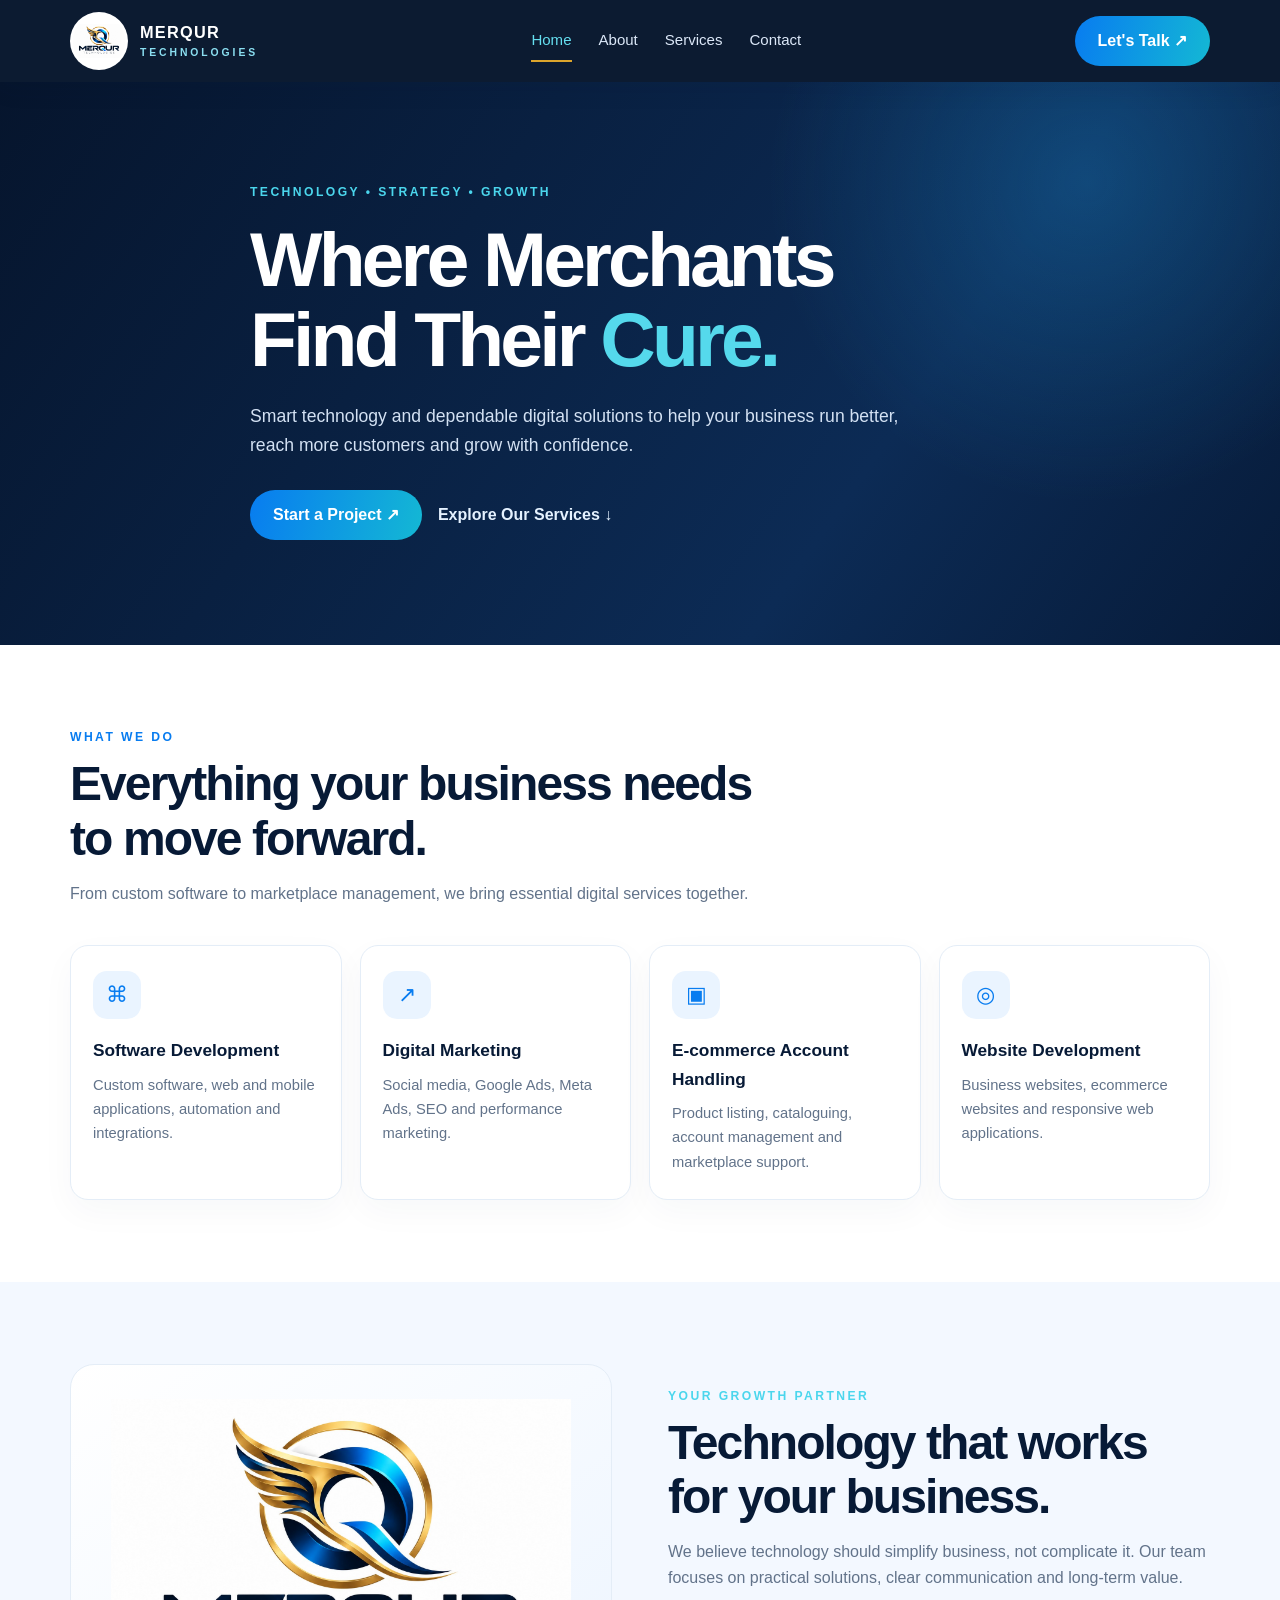
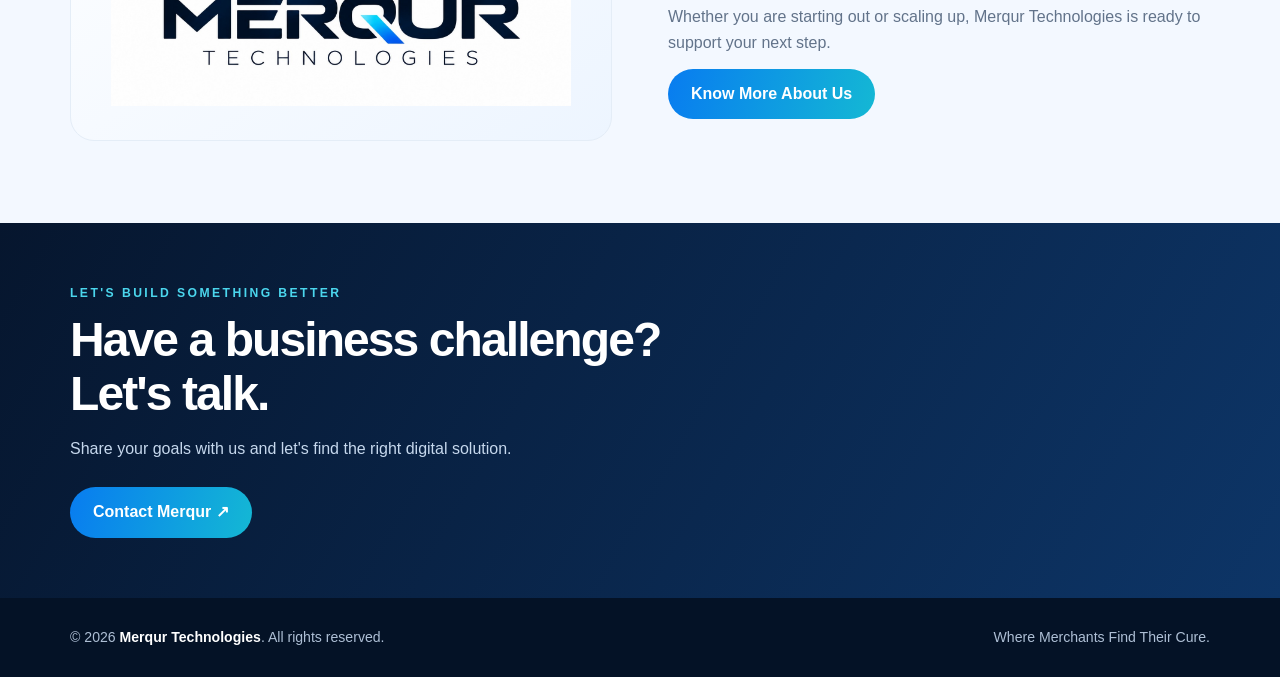
<file: index.html>
<!DOCTYPE html><html lang="en"><head><meta charset="UTF-8"><meta name="viewport" content="width=device-width, initial-scale=1.0"><meta name="description" content="Merqur Technologies - Software Development, Digital Marketing, Ecommerce Account Handling and Website Development."><title>Home | Merqur Technologies</title><link rel="stylesheet" href="styles.css"></head><body><header><div class="container nav">
<a class="brand" href="index.html"><img src="assets/merqur-logo.png" alt="Merqur Technologies logo"><span>MERQUR<small>TECHNOLOGIES</small></span></a>
<nav aria-label="Main navigation">
<a href="index.html" class="active">Home</a><a href="about.html" class="">About</a><a href="services.html" class="">Services</a><a href="contact.html" class="">Contact</a>
</nav><a class="cta" href="contact.html">Let's Talk ↗</a></div></header><main>
<section class="hero"><div class="container hero-inner"><div class="kicker">Technology • Strategy • Growth</div>
<h1>Where Merchants<br>Find Their <em>Cure.</em></h1>
<p>Smart technology and dependable digital solutions to help your business run better, reach more customers and grow with confidence.</p>
<div class="actions"><a class="btn" href="contact.html">Start a Project ↗</a><a class="link" href="services.html">Explore Our Services ↓</a></div></div></section>
<section class="section"><div class="container"><div class="section-head"><div class="kicker">What we do</div><h2>Everything your business needs to move forward.</h2><p>From custom software to marketplace management, we bring essential digital services together.</p></div>
<div class="grid">
<article class="tile"><div class="symbol">⌘</div><h3>Software Development</h3><p>Custom software, web and mobile applications, automation and integrations.</p></article>
<article class="tile"><div class="symbol">↗</div><h3>Digital Marketing</h3><p>Social media, Google Ads, Meta Ads, SEO and performance marketing.</p></article>
<article class="tile"><div class="symbol">▣</div><h3>E-commerce Account Handling</h3><p>Product listing, cataloguing, account management and marketplace support.</p></article>
<article class="tile"><div class="symbol">◎</div><h3>Website Development</h3><p>Business websites, ecommerce websites and responsive web applications.</p></article>
</div></div></section>
<section class="section soft"><div class="container two-col"><div class="logo-panel"><img src="assets/merqur-logo.png" alt="Merqur Technologies emblem and logo"></div><div class="copy"><div class="kicker">Your growth partner</div><h2>Technology that works for your business.</h2><p>We believe technology should simplify business, not complicate it. Our team focuses on practical solutions, clear communication and long-term value.</p><p>Whether you are starting out or scaling up, Merqur Technologies is ready to support your next step.</p><a class="btn" href="about.html">Know More About Us</a></div></div></section>
<section class="banner"><div class="container"><div class="kicker">Let's build something better</div><h2>Have a business challenge? Let's talk.</h2><p>Share your goals with us and let's find the right digital solution.</p><a class="btn" href="contact.html">Contact Merqur ↗</a></div></section>
</main><footer><div class="container footer-row"><div>© <span id="year">2026</span> <strong>Merqur Technologies</strong>. All rights reserved.</div><div>Where Merchants Find Their Cure.</div></div></footer><script>document.getElementById('year').textContent=new Date().getFullYear();</script></body></html>
</file>
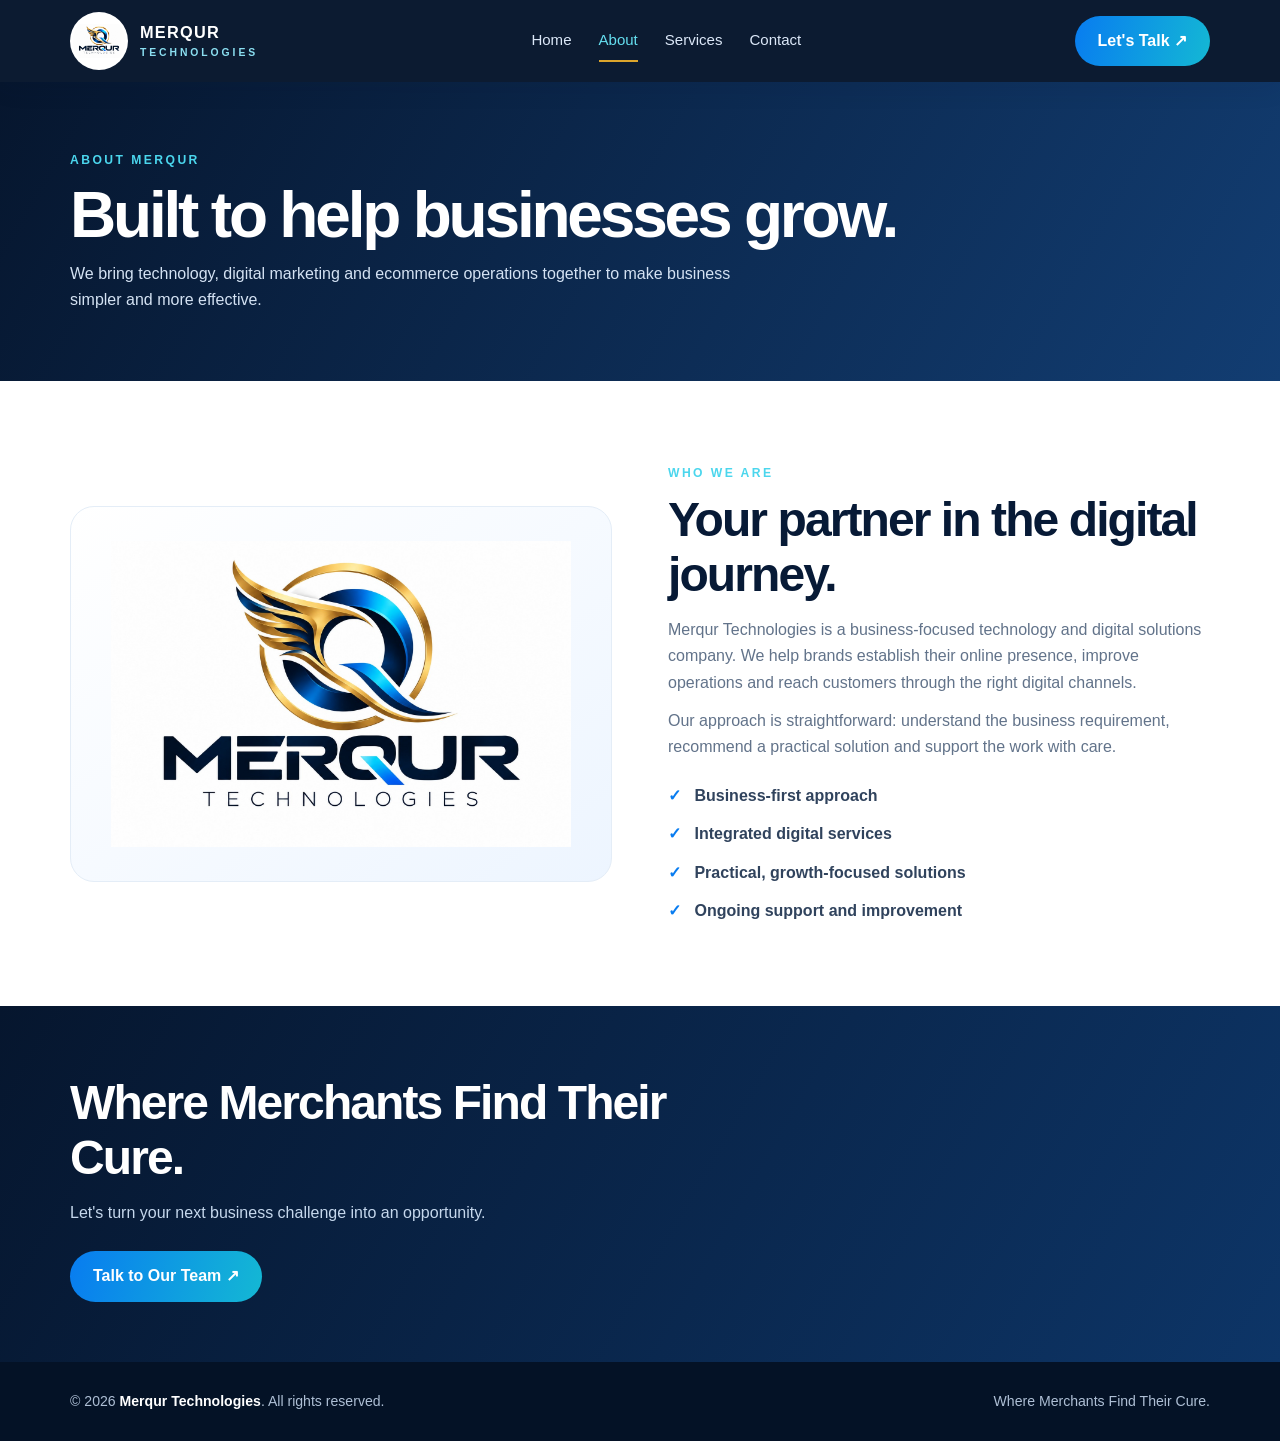
<file: about.html>
<!DOCTYPE html><html lang="en"><head><meta charset="UTF-8"><meta name="viewport" content="width=device-width, initial-scale=1.0"><meta name="description" content="Merqur Technologies - Software Development, Digital Marketing, Ecommerce Account Handling and Website Development."><title>About | Merqur Technologies</title><link rel="stylesheet" href="styles.css"></head><body><header><div class="container nav">
<a class="brand" href="index.html"><img src="assets/merqur-logo.png" alt="Merqur Technologies logo"><span>MERQUR<small>TECHNOLOGIES</small></span></a>
<nav aria-label="Main navigation">
<a href="index.html" class="">Home</a><a href="about.html" class="active">About</a><a href="services.html" class="">Services</a><a href="contact.html" class="">Contact</a>
</nav><a class="cta" href="contact.html">Let's Talk ↗</a></div></header><main>
<section class="page-hero"><div class="container"><div class="kicker">About Merqur</div><h1>Built to help businesses grow.</h1><p>We bring technology, digital marketing and ecommerce operations together to make business simpler and more effective.</p></div></section>
<section class="section"><div class="container two-col"><div class="logo-panel"><img src="assets/merqur-logo.png" alt="Merqur Technologies logo"></div><div class="copy"><div class="kicker">Who we are</div><h2>Your partner in the digital journey.</h2><p>Merqur Technologies is a business-focused technology and digital solutions company. We help brands establish their online presence, improve operations and reach customers through the right digital channels.</p><p>Our approach is straightforward: understand the business requirement, recommend a practical solution and support the work with care.</p><div class="checks"><div><span>✓</span> Business-first approach</div><div><span>✓</span> Integrated digital services</div><div><span>✓</span> Practical, growth-focused solutions</div><div><span>✓</span> Ongoing support and improvement</div></div></div></div></section>
<section class="banner"><div class="container"><h2>Where Merchants Find Their Cure.</h2><p>Let's turn your next business challenge into an opportunity.</p><a class="btn" href="contact.html">Talk to Our Team ↗</a></div></section>
</main><footer><div class="container footer-row"><div>© <span id="year">2026</span> <strong>Merqur Technologies</strong>. All rights reserved.</div><div>Where Merchants Find Their Cure.</div></div></footer><script>document.getElementById('year').textContent=new Date().getFullYear();</script></body></html>
</file>
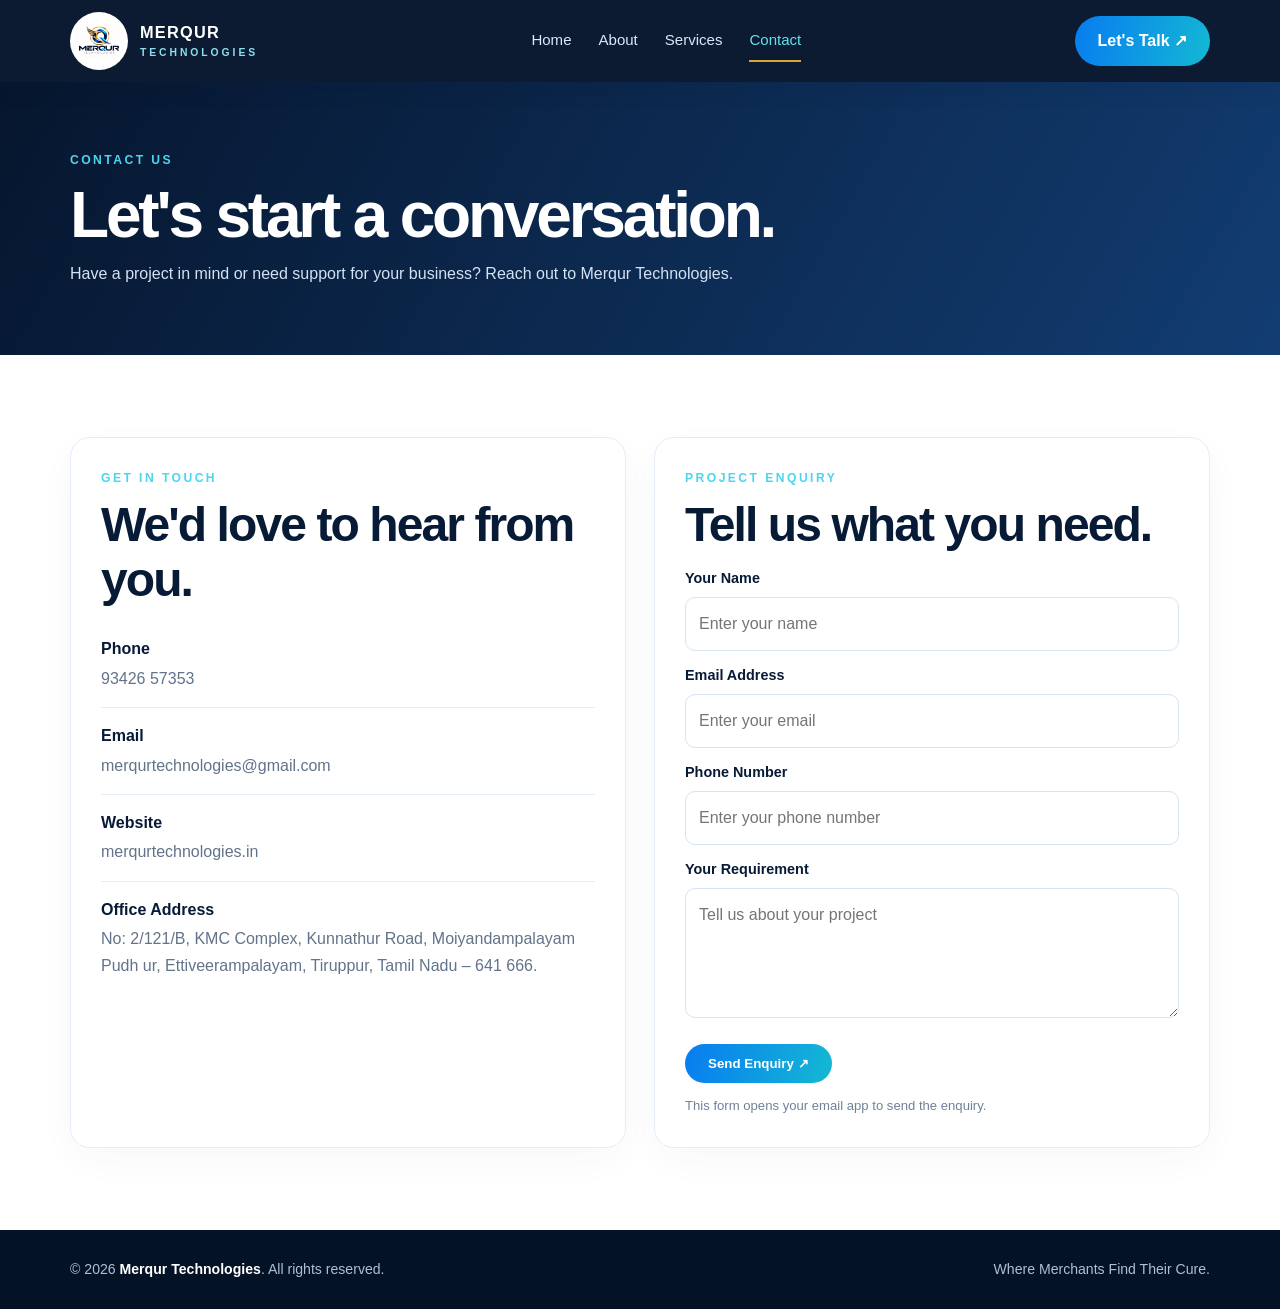
<file: contact.html>
<!DOCTYPE html><html lang="en"><head><meta charset="UTF-8"><meta name="viewport" content="width=device-width, initial-scale=1.0"><meta name="description" content="Merqur Technologies - Software Development, Digital Marketing, Ecommerce Account Handling and Website Development."><title>Contact | Merqur Technologies</title><link rel="stylesheet" href="styles.css"></head><body><header><div class="container nav">
<a class="brand" href="index.html"><img src="assets/merqur-logo.png" alt="Merqur Technologies logo"><span>MERQUR<small>TECHNOLOGIES</small></span></a>
<nav aria-label="Main navigation">
<a href="index.html" class="">Home</a><a href="about.html" class="">About</a><a href="services.html" class="">Services</a><a href="contact.html" class="active">Contact</a>
</nav><a class="cta" href="contact.html">Let's Talk ↗</a></div></header><main>
<section class="page-hero"><div class="container"><div class="kicker">Contact Us</div><h1>Let's start a conversation.</h1><p>Have a project in mind or need support for your business? Reach out to Merqur Technologies.</p></div></section>
<section class="section"><div class="container contact-grid">
<div class="contact-card"><div class="kicker">Get in touch</div><h2>We'd love to hear from you.</h2>
<div class="contact-item"><strong>Phone</strong><a href="tel:+919342657353">93426 57353</a></div>
<div class="contact-item"><strong>Email</strong><a href="mailto:merqurtechnologies@gmail.com">merqurtechnologies@gmail.com</a></div>
<div class="contact-item"><strong>Website</strong><a href="https://merqurtechnologies.in" target="_blank" rel="noopener">merqurtechnologies.in</a></div>
<div class="contact-item"><strong>Office Address</strong><span>No: 2/121/B, KMC Complex, Kunnathur Road, Moiyandampalayam Pudh ur, Ettiveerampalayam, Tiruppur, Tamil Nadu – 641 666.</span></div>
</div>
<div class="form-card"><div class="kicker">Project enquiry</div><h2>Tell us what you need.</h2><form action="mailto:merqurtechnologies@gmail.com" method="post" enctype="text/plain">
<label for="name">Your Name</label><input id="name" name="Name" required placeholder="Enter your name">
<label for="email">Email Address</label><input id="email" name="Email" type="email" required placeholder="Enter your email">
<label for="phone">Phone Number</label><input id="phone" name="Phone" placeholder="Enter your phone number">
<label for="message">Your Requirement</label><textarea id="message" name="Requirement" required placeholder="Tell us about your project"></textarea>
<button class="btn" type="submit" style="margin-top:18px">Send Enquiry ↗</button></form>
<p style="font-size:.82rem;color:#718198;margin-top:12px">This form opens your email app to send the enquiry.</p></div>
</div></section>
</main><footer><div class="container footer-row"><div>© <span id="year">2026</span> <strong>Merqur Technologies</strong>. All rights reserved.</div><div>Where Merchants Find Their Cure.</div></div></footer><script>document.getElementById('year').textContent=new Date().getFullYear();</script></body></html>
</file>
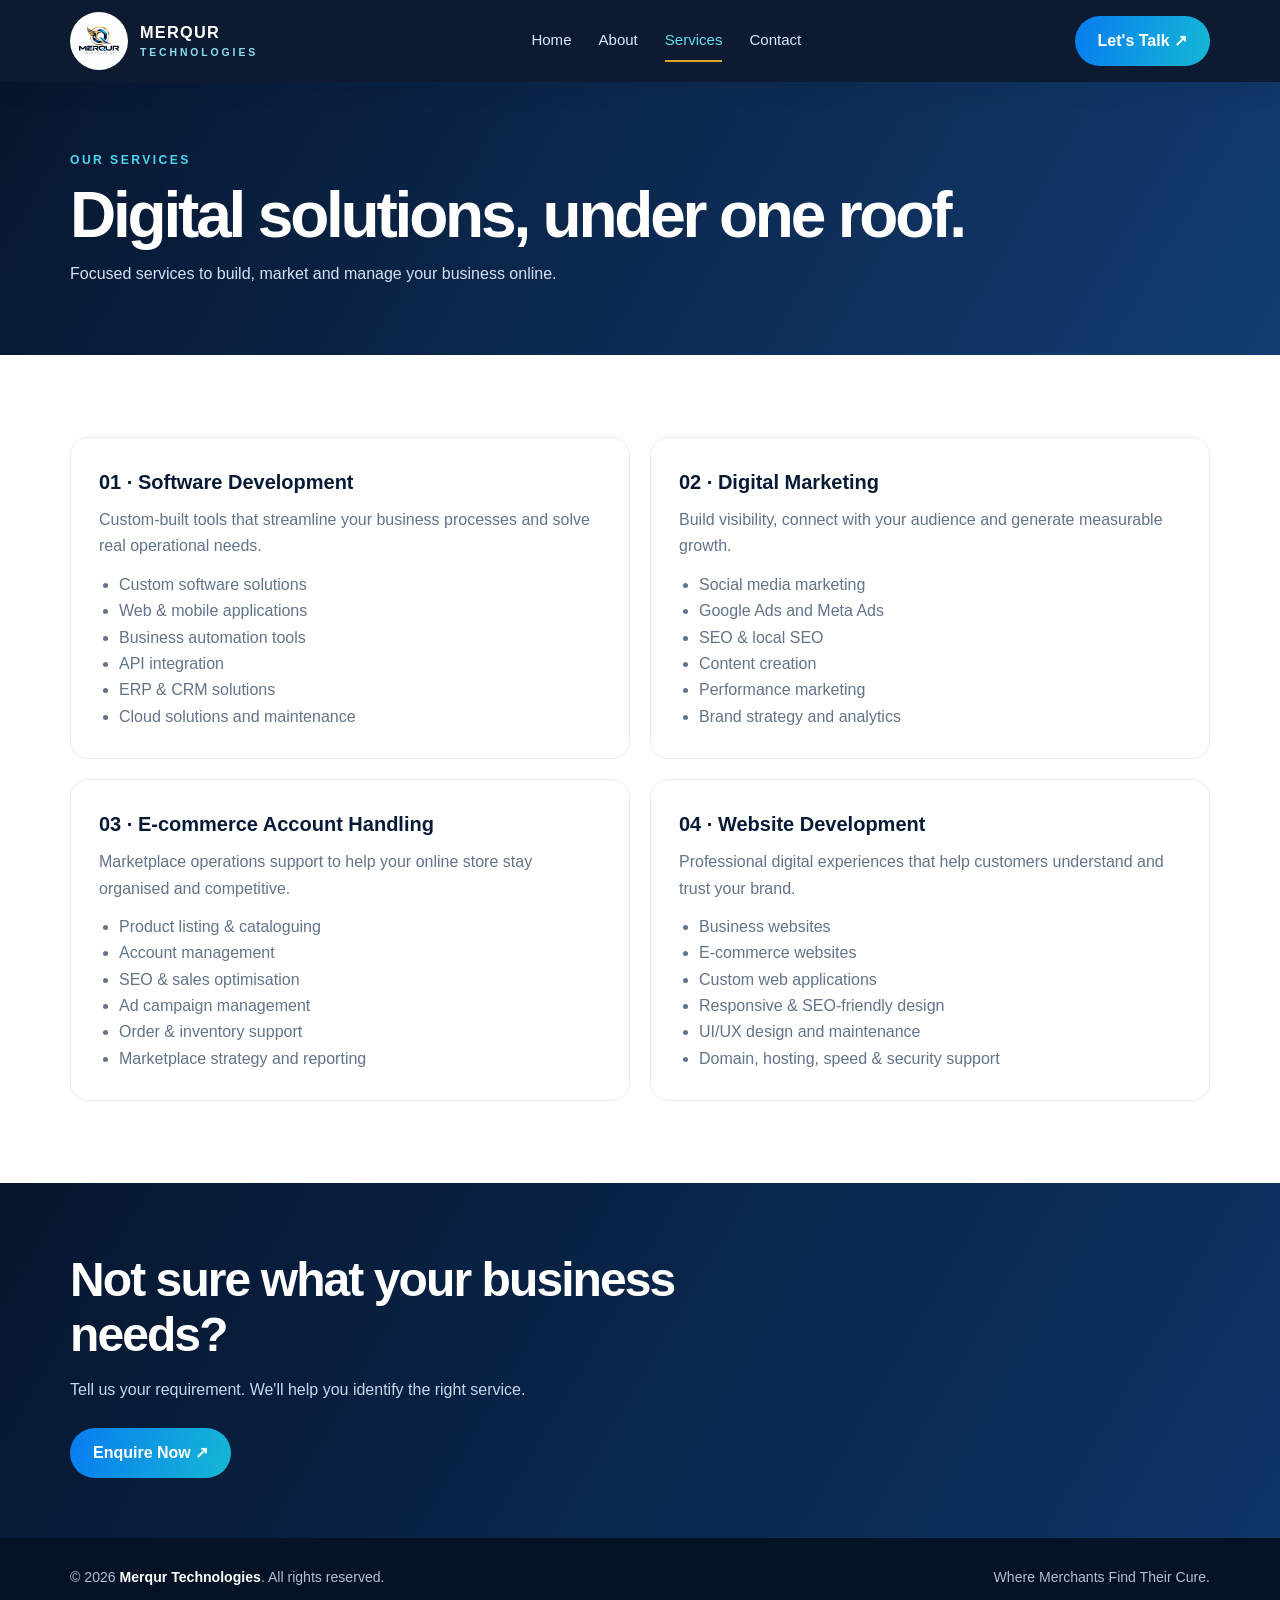
<file: services.html>
<!DOCTYPE html><html lang="en"><head><meta charset="UTF-8"><meta name="viewport" content="width=device-width, initial-scale=1.0"><meta name="description" content="Merqur Technologies - Software Development, Digital Marketing, Ecommerce Account Handling and Website Development."><title>Services | Merqur Technologies</title><link rel="stylesheet" href="styles.css"></head><body><header><div class="container nav">
<a class="brand" href="index.html"><img src="assets/merqur-logo.png" alt="Merqur Technologies logo"><span>MERQUR<small>TECHNOLOGIES</small></span></a>
<nav aria-label="Main navigation">
<a href="index.html" class="">Home</a><a href="about.html" class="">About</a><a href="services.html" class="active">Services</a><a href="contact.html" class="">Contact</a>
</nav><a class="cta" href="contact.html">Let's Talk ↗</a></div></header><main>
<section class="page-hero"><div class="container"><div class="kicker">Our Services</div><h1>Digital solutions, under one roof.</h1><p>Focused services to build, market and manage your business online.</p></div></section>
<section class="section"><div class="container"><div class="service-list">
<article class="service-detail"><h3>01 · Software Development</h3><p>Custom-built tools that streamline your business processes and solve real operational needs.</p><ul><li>Custom software solutions</li><li>Web & mobile applications</li><li>Business automation tools</li><li>API integration</li><li>ERP & CRM solutions</li><li>Cloud solutions and maintenance</li></ul></article>
<article class="service-detail"><h3>02 · Digital Marketing</h3><p>Build visibility, connect with your audience and generate measurable growth.</p><ul><li>Social media marketing</li><li>Google Ads and Meta Ads</li><li>SEO & local SEO</li><li>Content creation</li><li>Performance marketing</li><li>Brand strategy and analytics</li></ul></article>
<article class="service-detail"><h3>03 · E-commerce Account Handling</h3><p>Marketplace operations support to help your online store stay organised and competitive.</p><ul><li>Product listing & cataloguing</li><li>Account management</li><li>SEO & sales optimisation</li><li>Ad campaign management</li><li>Order & inventory support</li><li>Marketplace strategy and reporting</li></ul></article>
<article class="service-detail"><h3>04 · Website Development</h3><p>Professional digital experiences that help customers understand and trust your brand.</p><ul><li>Business websites</li><li>E-commerce websites</li><li>Custom web applications</li><li>Responsive & SEO-friendly design</li><li>UI/UX design and maintenance</li><li>Domain, hosting, speed & security support</li></ul></article>
</div></div></section>
<section class="banner"><div class="container"><h2>Not sure what your business needs?</h2><p>Tell us your requirement. We'll help you identify the right service.</p><a class="btn" href="contact.html">Enquire Now ↗</a></div></section>
</main><footer><div class="container footer-row"><div>© <span id="year">2026</span> <strong>Merqur Technologies</strong>. All rights reserved.</div><div>Where Merchants Find Their Cure.</div></div></footer><script>document.getElementById('year').textContent=new Date().getFullYear();</script></body></html>
</file>
<file: styles.css>
:root{--navy:#071a36;--navy2:#0c2c59;--blue:#087cf0;--cyan:#26c7e7;--gold:#dca52c;--ink:#17263d;--muted:#62738a;--pale:#f3f8ff;--line:#e4edf7}
*{box-sizing:border-box;margin:0;padding:0}
html{scroll-behavior:smooth}
body{font-family:Inter,Arial,sans-serif;color:var(--ink);line-height:1.65;background:#fff}
a{text-decoration:none;color:inherit}
.container{width:min(1140px,calc(100% - 40px));margin:auto}
header{background:rgba(5,20,43,.97);position:sticky;top:0;z-index:20;box-shadow:0 5px 24px #071a3618}
.nav{height:82px;display:flex;align-items:center;justify-content:space-between;gap:24px}
.brand{display:flex;align-items:center;gap:12px;color:#fff;font-weight:800;letter-spacing:.08em}
.brand img{width:58px;height:58px;object-fit:contain;background:#fff;border-radius:50%;padding:3px}
.brand span{font-size:1.02rem;line-height:1.1}
.brand small{display:block;color:#8bdff1;font-size:.65rem;letter-spacing:.28em;margin-top:5px}
nav{display:flex;align-items:center;gap:27px;color:#dce8f8;font-size:.94rem}
nav a{padding:8px 0;border-bottom:2px solid transparent}
nav a:hover,nav a.active{color:#65dff0;border-color:var(--gold)}
.cta,.btn{display:inline-flex;align-items:center;justify-content:center;border:0;border-radius:999px;padding:12px 23px;background:linear-gradient(105deg,var(--blue),#14b8d4);color:white;font-weight:750;cursor:pointer;transition:.2s}
.cta:hover,.btn:hover{transform:translateY(-2px);box-shadow:0 10px 25px #087cf044}
.hero{background:radial-gradient(circle at 85% 18%,#1c91d64a,transparent 27%),linear-gradient(125deg,#06152d,#0c2b55 68%,#071b39);color:white;overflow:hidden}
.hero-inner{padding:100px 0 105px;max-width:780px}
.kicker{font-size:.76rem;text-transform:uppercase;letter-spacing:.2em;color:#4bd6ed;font-weight:800}
h1{font-size:clamp(2.7rem,6vw,5.1rem);line-height:1.04;letter-spacing:-.05em;margin:18px 0 22px}
h1 em{font-style:normal;color:#55d9ec}
.hero p{font-size:1.1rem;color:#d3e1f3;max-width:650px}
.actions{display:flex;gap:16px;align-items:center;flex-wrap:wrap;margin-top:30px}
.link{color:#e5f2ff;font-weight:700}
.section{padding:82px 0}
.section-head{max-width:720px;margin-bottom:38px}
.section-head .kicker{color:var(--blue)}
h2{font-size:clamp(2rem,4vw,3rem);line-height:1.14;letter-spacing:-.04em;color:var(--navy);margin:10px 0 14px}
.section-head p,.copy p{color:var(--muted)}
.grid{display:grid;grid-template-columns:repeat(4,1fr);gap:18px}
.tile{border:1px solid var(--line);border-radius:18px;padding:25px 22px;background:white;box-shadow:0 12px 34px #102c5009}
.tile .symbol{width:48px;height:48px;display:grid;place-items:center;background:#eaf4ff;color:var(--blue);border-radius:14px;font-size:1.35rem;margin-bottom:17px}
.tile h3{color:var(--navy);font-size:1.08rem;margin-bottom:8px}
.tile p{color:var(--muted);font-size:.92rem}
.soft{background:var(--pale)}
.two-col{display:grid;grid-template-columns:1fr 1fr;gap:56px;align-items:center}
.logo-panel{border-radius:24px;background:linear-gradient(145deg,#fff,#edf5ff);border:1px solid var(--line);padding:34px;display:grid;place-items:center;min-height:330px}
.logo-panel img{width:min(100%,460px);height:auto;object-fit:contain}
.copy p{margin:12px 0}
.checks{display:grid;gap:12px;margin-top:22px}
.checks div{font-weight:650;color:#30435d}
.checks span{color:#087cf0;margin-right:9px}
.banner{background:linear-gradient(120deg,#06162e,#0d3567);color:#fff;padding:60px 0}
.banner h2{color:#fff;max-width:680px}
.banner p{color:#c6d8ed;max-width:650px;margin:12px 0 25px}
.page-hero{background:linear-gradient(120deg,#06162e,#123d72);color:white;padding:68px 0}
.page-hero h1{font-size:clamp(2.5rem,5vw,4rem);margin:12px 0}
.page-hero p{color:#d4e2f3;max-width:700px}
.service-list{display:grid;grid-template-columns:1fr 1fr;gap:20px}
.service-detail{padding:28px;border:1px solid var(--line);border-radius:18px}
.service-detail h3{color:var(--navy);font-size:1.25rem;margin-bottom:8px}
.service-detail p,.service-detail li{color:var(--muted)}
.service-detail ul{padding-left:20px;margin-top:12px}
.contact-grid{display:grid;grid-template-columns:1fr 1fr;gap:28px}
.contact-card,.form-card{padding:30px;border:1px solid var(--line);border-radius:20px;box-shadow:0 12px 35px #102c5009}
.contact-item{padding:15px 0;border-bottom:1px solid var(--line)}
.contact-item:last-child{border:0}
.contact-item strong{display:block;color:var(--navy);margin-bottom:3px}
.contact-item a,.contact-item span{color:var(--muted);overflow-wrap:anywhere}
label{display:block;font-weight:700;color:var(--navy);font-size:.9rem;margin:13px 0 6px}
input,textarea{width:100%;border:1px solid #d8e3f0;border-radius:10px;padding:13px;font:inherit;color:var(--ink)}
textarea{min-height:130px;resize:vertical}
footer{background:#041226;color:#aebfd5;padding:28px 0;font-size:.88rem}
.footer-row{display:flex;justify-content:space-between;gap:18px;flex-wrap:wrap}
footer strong{color:white}
@media(max-width:900px){.grid{grid-template-columns:repeat(2,1fr)}nav{gap:15px}.two-col{gap:30px}}
@media(max-width:650px){.container{width:calc(100% - 32px)}.nav{height:auto;min-height:74px;flex-wrap:wrap;padding:10px 0}.brand img{width:48px;height:48px}nav{order:3;width:100%;justify-content:space-between;gap:8px;font-size:.82rem;padding-bottom:8px}.nav .cta{padding:9px 14px;font-size:.84rem}.hero-inner{padding:75px 0}.section{padding:62px 0}.grid,.two-col,.service-list,.contact-grid{grid-template-columns:1fr}.logo-panel{min-height:230px}.page-hero{padding:54px 0}}
</file>
